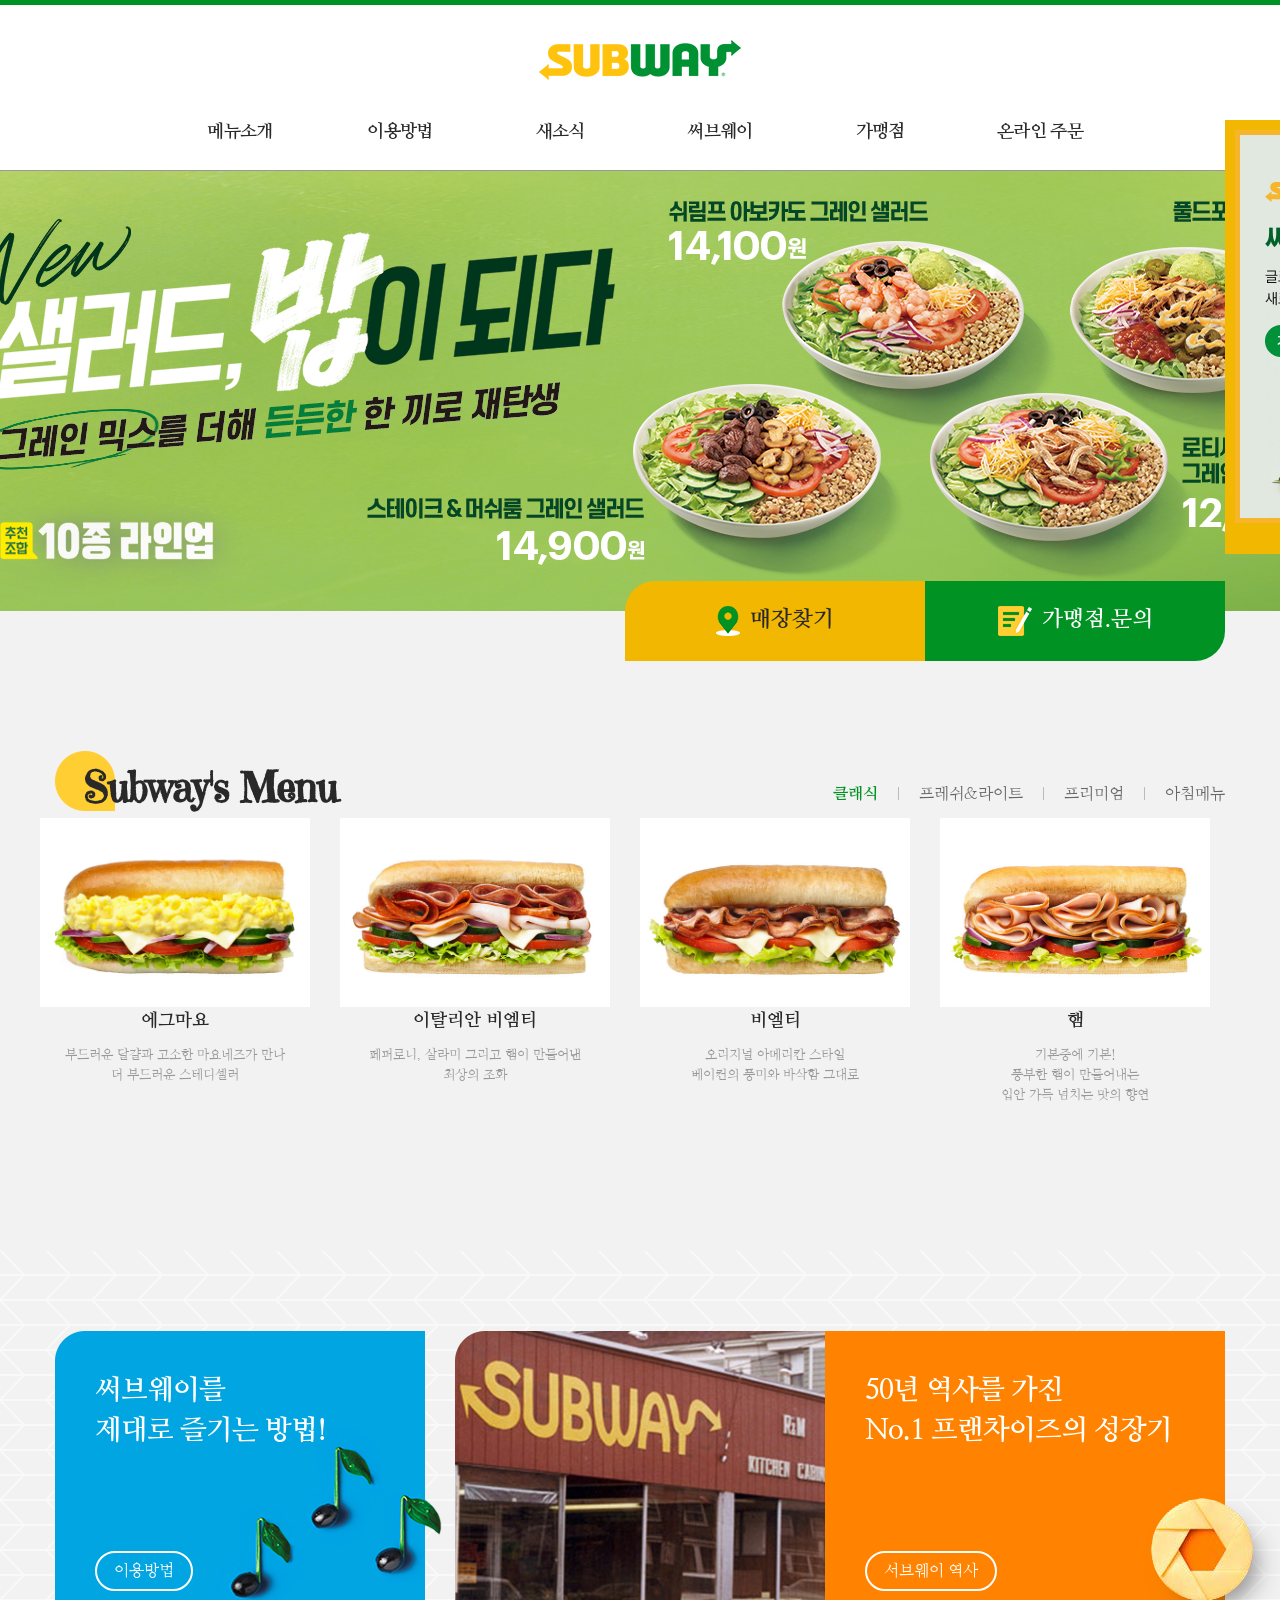
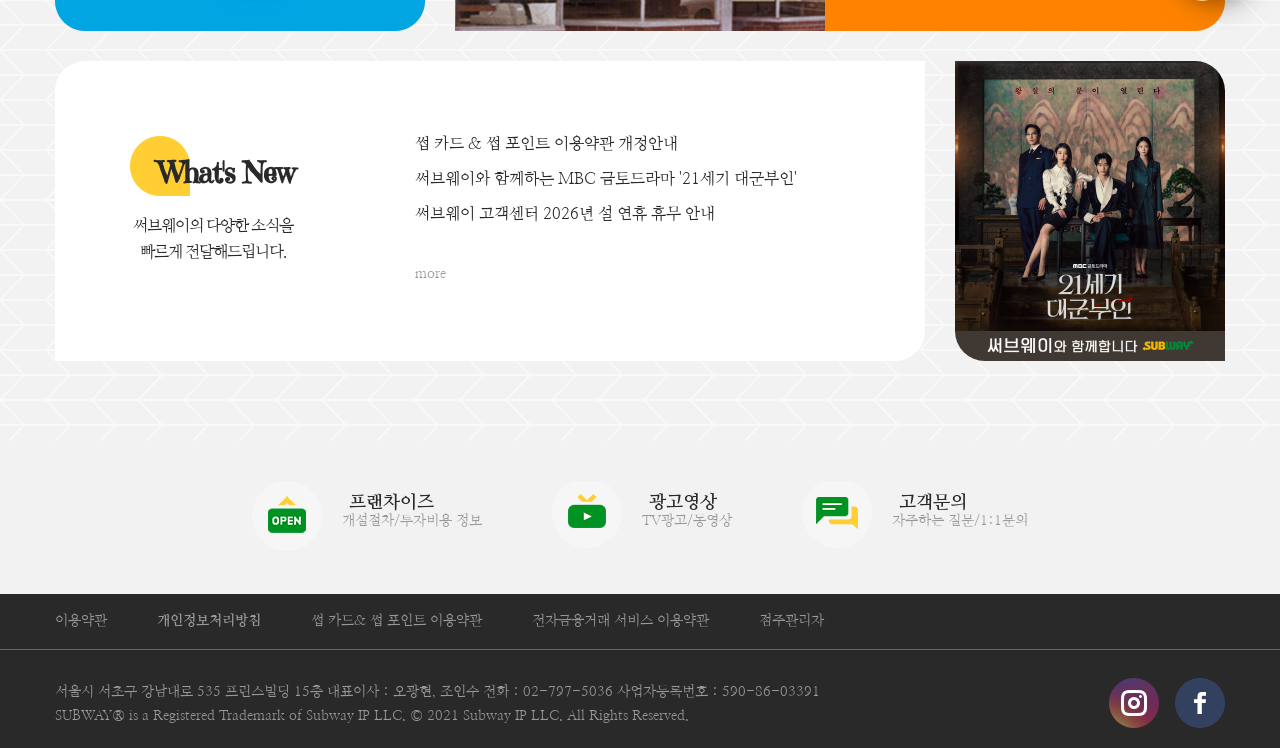
<file: index.html>
<!DOCTYPE html>
<html lang="ko">
<head>
    <meta charset="UTF-8">
    <meta name="viewport" content="width=device-width, initial-scale=1.0">
    <title>Subway</title>
    <link rel="shortcut icon" href="subway-img/favicon.png">
<link rel="stylesheet" href="./reset.css">
<link rel="stylesheet" href="./sw.css">
<link rel="stylesheet" href="./sub.css">
</head>
<body>
    <div id="wrap">
        <header>
            <div class="header_in">
                <h1 class="logo"><a href="index_subway.html">Subway</a></h1>
            <nav id="gnb">
                <ul>
                    <li><a href="#">메뉴소개</a></li>
                    <li><a href="#">이용방법</a></li>
                    <li><a href="#">새소식</a></li>
                    <li><a href="#">써브웨이</a></li>
                    <li><a href="#">가맹점</a></li>
                    <li><a href="#">온라인 주문</a></li>
                </ul>
            </nav>
            </div>
            <div class="sub_menu">
                <div class="sub_in">
                    <ul>
                        <li>
                            <ul class="depth2">
                                <li><a href="#">샌드위치</a></li>
                                <li><a href="#">그레인 샐러드</a></li>
                                <li><a href="#">샐러드</a></li>
                                <li><a href="#">랩ㆍ기타</a></li>
                                <li><a href="subsubway.html">아침메뉴</a></li>
                                <li><a href="#">스마일 썹</a></li>
                                <li><a href="#">단체메뉴</a></li>
                            </ul>
                        <li>
                            <ul class="depth2">
                                <li><a href="#">써브웨이 이용방법</a></li>
                                <li><a href="#">단체메뉴 이용방법</a></li>
                                <li><a href="#">신선한 재료 소개</a></li>
                                <li><a href="#">써브웨이 멤버십</a></li>
                            </ul>
                        </li>
                        <li>
                            <ul class="depth2">
                                <li><a href="#">이벤트ㆍ프로모션</a></li>
                                <li><a href="#">뉴스ㆍ공지사항</a></li>
                                <li><a href="#">광고영상</a></li>
                            </ul>
                        </li>
                        <li>
                            <ul class="depth2">
                                <li><a href="#">써브웨이 역사</a></li>
                                <li><a href="#">써브웨이 약속</a></li>
                                <li><a href="#">매장찾기</a></li>
                            </ul>
                        </li>
                        <li>
                            <ul class="depth2">
                                <li><a href="#">써브웨이 프랜차이즈</a></li>
                                <li><a href="#">가맹관련 FAQ</a></li>
                                <li><a href="#">가맹신청ㆍ문의</a></li>
                            </ul>
                        </li>
                        <li>
                            <ul class="depth2">
                                <li><a href="#">APP 주문</a></li>
                                <li><a href="#">단체주문</a></li>
                            </ul>
                        </li>
                    </ul>
                </div>
            </div>
        </header>
        
        <div id="container">
            <section class="main_visual">
                <div class="main_visua_inner">
                    <div class="main_visua_imgs">
                        <img src="subway-img/main01.jpg" alt="">
                    </div>
                </div> <!-- main_visua_inner -->
                
                <div class="quicl_link">
                    <div class="quicl_link_wrap">
                        <div class="store">
                            <a href="#"><span>매장찾기</span></a>
                        </div>
                        <div class="fran">
                            <a href="#"><span>가맹점.문의</span></a>
                        </div>
                    </div>
                </div>
            </section>
            <section class="menu">
                <div class="hd">
                    <h2>Subway's Menu</h2>
                    <div class="tab">
                        <ul>
                            <li class="active"><a href="#">클래식</a></li>
                            <li><a href="#">프레쉬&라이트</a></li>
                            <li><a href="#">프리미엄</a></li>
                            <li><a href="#">아침메뉴</a></li>
                        </ul>
                    </div>
                </div>
                <div class="menuWrap">
                    <div class="classic">
                        <ul>
                            <li><a href="#"><div>
                                <figure><img src="./subway-img/sandwich1_01.jpg" alt="샌드위치 이미지"></figure>
                                <strong>에그마요</strong>
                                <p>부드러운 달걀과 고소한 마요네즈가 만나 <br> 더 부드러운 스테디셀러</p>
                            </div></a></li>
                            <li><a href="#"><div>
                                <figure><img src="./subway-img/sandwich1_02.jpg" alt="샌드위치 이미지"></figure>
                                <strong>이탈리안 비엠티</strong>
                                <p>페퍼로니, 살라미 그리고 햄이 만들어낸 <br>최상의 조화</p>
                            </div></a></li>
                             <li><a href="#"><div>
                                <figure><img src="./subway-img/sandwich1_03.jpg" alt="샌드위치 이미지"></figure>
                                <strong>비엘티</strong>
                                <p>오리지널 아메리칸 스타일 <br> 베이컨의 풍미와 바삭함 그대로</p>
                            </div></a></li>
                             <li><a href="#"><div>
                                <figure><img src="./subway-img/sandwich1_04.jpg" alt="샌드위치 이미지"></figure>
                                <strong>햄</strong>
                                <p>기본중에 기본! <br> 풍부한 햄이 만들어내는 <br> 입안 가득 넘치는 맛의 향연</p>
                            </div></a></li>
                        </ul>
                    </div>
                </div>
            </section>

            <section class="subway">
                <div class="subway_inner">
                    <div class="utill">
                        <p>써브웨이를 <br> 제대로 즐기는 방법!</p>
                        <a href="#" class="btn">이용방법</a>
                    </div>
                    <div class="history">
                        <p>50년 역사를 가진<br>No.1 프랜차이즈의 성장기</p>
                        <a href="#" class="btn">서브웨이 역사</a>
                    </div>
                    <div class="whats_new">
                        <div class="whats_new_in">
                            <div class="hp">
                                <h2>What's New</h2>
                                <p>써브웨이의 다양한 소식을 <br>빠르게 전달해드립니다.</p>
                            </div>
                            <div>
                                <ul>
                                    <li><a href="#">썹 카드 & 썹 포인트 이용약관 개정안내</a></li>
                                    <li><a href="#">써브웨이와 함께하는 MBC 금토드라마 '21세기 대군부인'</a></li>
                                    <li><a href="#">써브웨이 고객센터 2026년 설 연휴 휴무 안내</a></li>
                                </ul>
                                <a class="more" href="#">more</a>
                            </div>
                        </div>
                    </div>
                    <div class="banner">
                        <figure><img src="./subway-img/banner.png" alt=""></figure>
                    </div>
                </div>
            </section>
            <section class="quicl_menu">
                <ul>
                    <li><a href="#"><div class="icon"></div>
                        <strong>프랜차이즈</strong>
                        <span>개설절차/투자비용 정보</span></a>
                    </li>
                    <li><a href="#"><div class="icon"></div>
                        <strong>광고영상</strong>
                        <span>TV광고/동영상</span></a>
                    </li>
                    <li><a href="#"><div class="icon"></div>
                        <strong>고객문의</strong> 
                        <span>자주하는 질문/1:1문의</span></a>
                    </li>
                </ul>

        </div> <!-- container end -->
        <footer>
            <div class="footer_in">
                <div class="footer_menu">
                    <a href="#">이용약관</a>
                    <a href="#"><strong>개인정보처리방침</strong></a>
                    <a href="#">썹 카드& 썹 포인트 이용약관</a>
                    <a href="#">전자금융거래 서비스 이용약관</a>
                    <a href="#">점주관리자</a>
                </div> 
                <address>서울시 서초구 강남대로 535 프린스빌딩 15층 대표이사 : 오광현, 조인수 전화 : 02-797-5036 사업자등록번호 : 590-86-03391 <br>
SUBWAY&reg; is a Registered Trademark of Subway IP LLC. &copy; 2021 Subway IP LLC. All Rights Reserved.</address>
            <div class="sns">
                <a href="#" class="insta">instagram</a>
                <a href="#" class="fb">facebook</a>
            </div></div>
        </footer>
    </div>
    <input type="checkbox" id="popInput">
    <div id="popup">
        <div class="popup_in">
            <img src="./subway-img/pop.jpg" alt="팝업창">
            <p><label for="popInput">닫기</label></p>
        </div>
    </div>
</body>
</html>
</file>
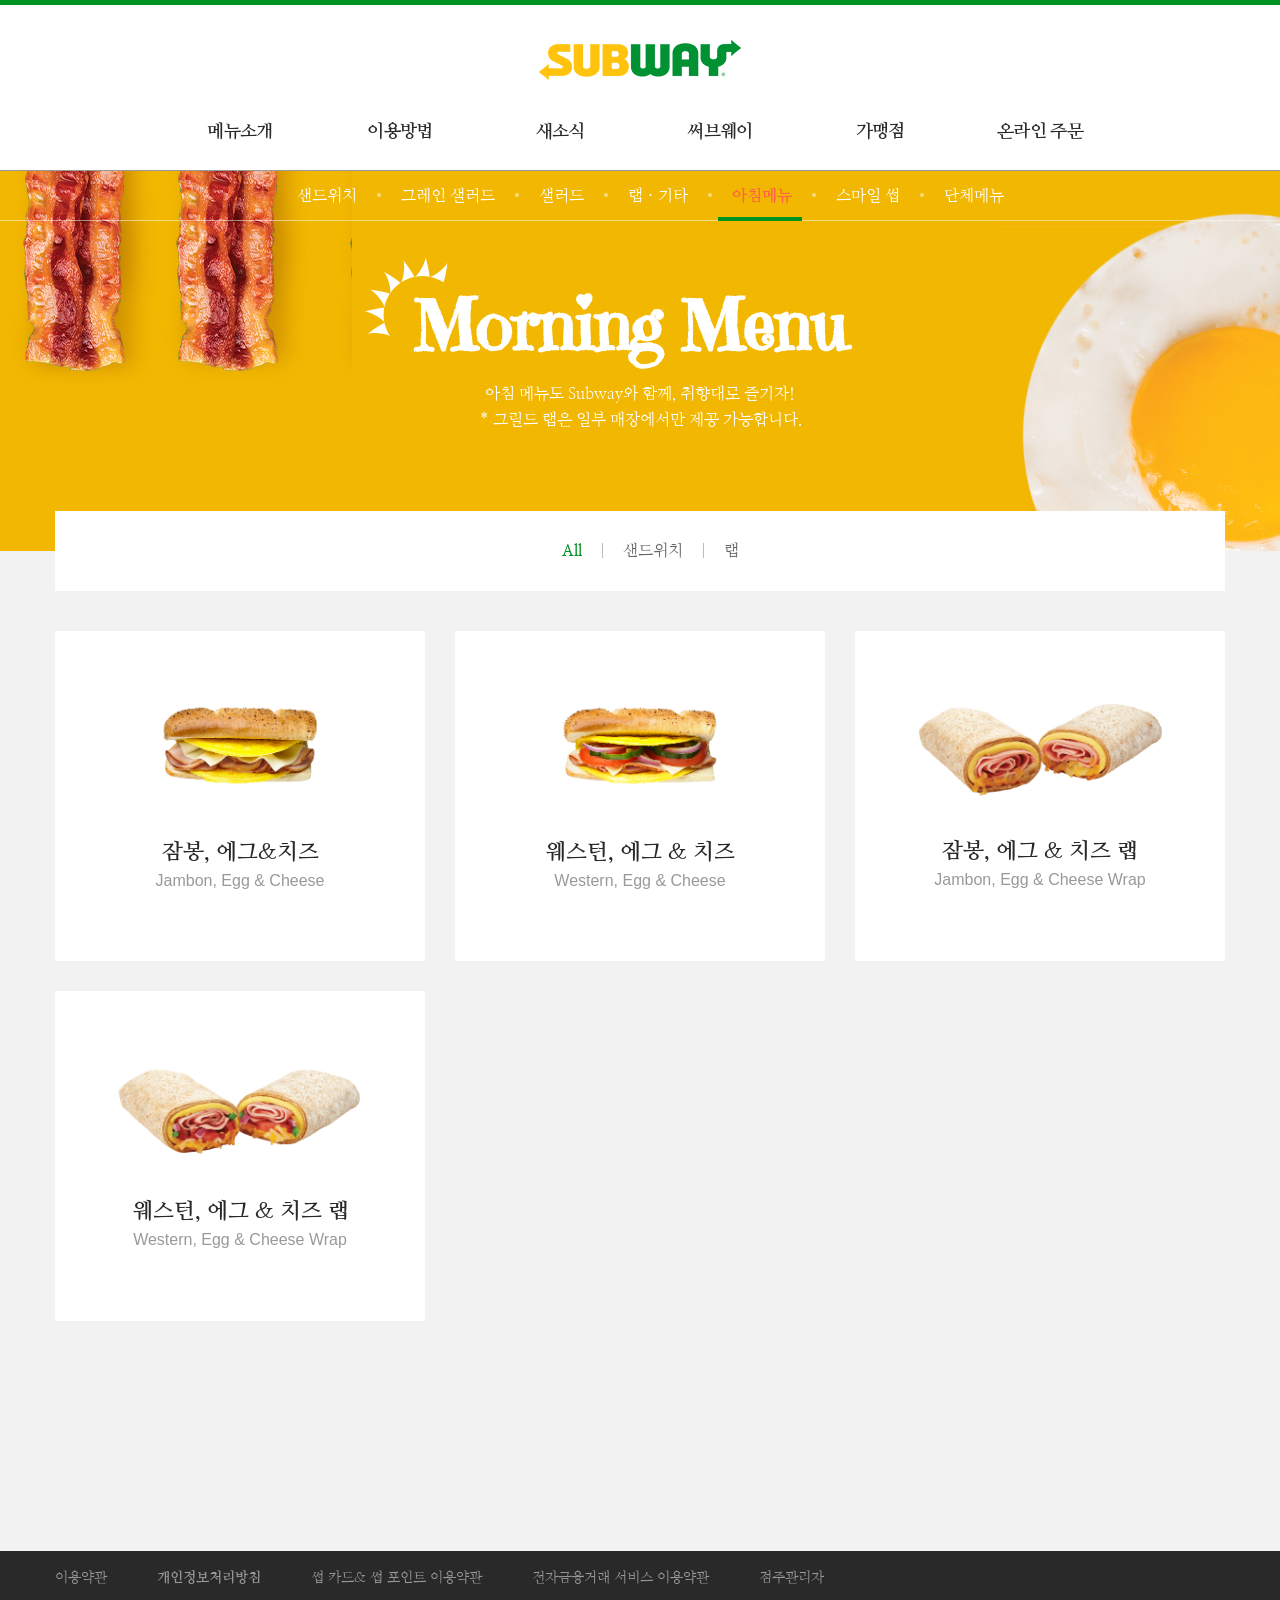
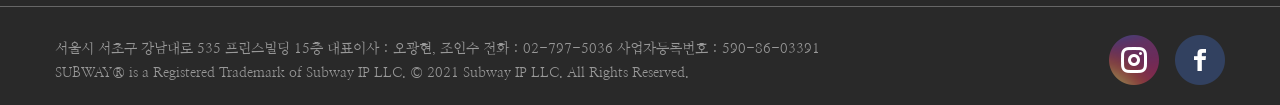
<file: subsubway.html>
<!DOCTYPE html>
<html lang="ko">
<head>
    <meta charset="UTF-8">
    <meta name="viewport" content="width=device-width, initial-scale=1.0">
    <title>서브웨이_아침메뉴</title>
    <link rel="shortcut icon" href="subway-img/favicon.png">
<link rel="stylesheet" href="./reset.css">
<link rel="stylesheet" href="./sw.css">
<link rel="stylesheet" href="./sub.css">
</head>
<body>
    <div id="wrap">
        <header>
            <div class="header_in">
                <h1 class="logo"><a href="index_subway.html">Subway</a></h1>
            <nav id="gnb">
                <ul>
                    <li><a href="#">메뉴소개</a></li>
                    <li><a href="#">이용방법</a></li>
                    <li><a href="#">새소식</a></li>
                    <li><a href="#">써브웨이</a></li>
                    <li><a href="#">가맹점</a></li>
                    <li><a href="#">온라인 주문</a></li>
                </ul>
            </nav>
            </div>
            <div class="sub_menu">
                <div class="sub_in">
                    <ul>
                        <li>
                            <ul class="depth2">
                                <li><a href="#">샌드위치</a></li>
                                <li><a href="#">그레인 샐러드</a></li>
                                <li><a href="3">샐러드</a></li>
                                <li><a href="#">랩ㆍ기타</a></li>
                                <li><a href="#">아침메뉴</a></li>
                                <li><a href="#">스마일 썹</a></li>
                                <li><a href="#">단체메뉴</a></li>
                            </ul>
                        <li>
                            <ul class="depth2">
                                <li><a href="#">써브웨이 이용방법</a></li>
                                <li><a href="#">단체메뉴 이용방법</a></li>
                                <li><a href="#">신선한 재료 소개</a></li>
                                <li><a href="#">써브웨이 멤버십</a></li>
                            </ul>
                        </li>
                        <li>
                            <ul class="depth2">
                                <li><a href="#">이벤트ㆍ프로모션</a></li>
                                <li><a href="#">뉴스ㆍ공지사항</a></li>
                                <li><a href="#">광고영상</a></li>
                            </ul>
                        </li>
                        <li>
                            <ul class="depth2">
                                <li><a href="#">써브웨이 역사</a></li>
                                <li><a href="#">써브웨이 약속</a></li>
                                <li><a href="#">매장찾기</a></li>
                            </ul>
                        </li>
                        <li>
                            <ul class="depth2">
                                <li><a href="#">써브웨이 프랜차이즈</a></li>
                                <li><a href="#">가맹관련 FAQ</a></li>
                                <li><a href="#">가맹신청ㆍ문의</a></li>
                            </ul>
                        </li>
                        <li>
                            <ul class="depth2">
                                <li><a href="#">APP 주문</a></li>
                                <li><a href="#">단체주문</a></li>
                            </ul>
                        </li>
                    </ul>
                </div>
            </div>
        </header>

        <div id="container">
            <section class="sub_header">
                <div class="sub_header_in">
                    <ul>
                        <li><a href="#">샌드위치</a></li>
                        <li><a href="#">그레인 샐러드</a></li>
                        <li><a href="#">샐러드</a></li>
                        <li><a href="#">랩ㆍ기타</a></li>
                        <li class="active"><a href="#">아침메뉴</a></li>
                        <li><a href="#">스마일 썹</a></li>
                        <li><a href="#">단체메뉴</a></li>
                    </ul>
                </div> <!-- sub_header 아침메뉴 -->
            </section>
            <section class="sub_visual morning">
                <h2>Morning Menu </h2>
                <p>아침 메뉴도 Subway와 함께, 취향대로 즐기자! <br> * 그릴드 랩은 일부 매장에서만 제공 가능합니다.</p>
                <div class="img1"></div>
                <div class="img2"></div>
            </section>

            <section class="product">
                <div class="pd_tap">
                    <ul>
                        <li class="active"><a href="#">All</a></li>
                        <li><a href="#">샌드위치</a></li>
                        <li><a href="#">랩</a></li>
                    </ul>
                </div>
                <div class="pd_list">
                    <ul>
                        <li><figure><img src="./subway-img/sub1.png" alt="잠봉"></figure>
                            <strong class="tit">잠봉, 에그&치즈</strong>
                            <span class="eng">Jambon, Egg & Cheese</span>
                            <p class="summary">푹신한 오믈렛과 잠봉의 가장 클래식한 조화 
                                <br>※ 아침메뉴 제공시간 : 오전 11시까지 
                                <br>※ 본 메뉴에는 야채가 포함되지 않습니다.
                            </p>
                            <a href="#" class="viewBtn"></a>
                        </li>
                        <li><figure><img src="./subway-img/sub2.png" alt="잠봉"></figure>
                            <strong class="tit">웨스턴, 에그 & 치즈</strong>
                            <span class="eng">Western, Egg & Cheese</span>
                            <p class="summary">토마토, 피망, 양파 세가지 야채가 더해져 
                                <br>더욱 신선한 하루 시작
                                <br>※ 아침메뉴 제공시간 : 오전 11시까지 
                                <br>※ 본 메뉴에는 야채가 포함되지 않습니다.
                            </p>
                            <a href="#" class="viewBtn"></a>
                        </li>
                        <li><figure><img src="./subway-img/sub3.png" alt="잠봉"></figure>
                            <strong class="tit">잠봉, 에그 & 치즈 랩</strong>
                            <span class="eng">Jambon, Egg & Cheese Wrap</span>
                            <p class="summary">이제 랩으로 즐기세요! 
                                <br>푹신한 오믈렛과 잠봉의 가장 클래식한 조화
                                <br>※아침메뉴 제공시간 : 오전 11시까지
                            </p>
                            <a href="#" class="viewBtn"></a>
                        </li>
                        <li><figure><img src="./subway-img/sub4.png" alt="잠봉"></figure>
                            <strong class="tit">웨스턴, 에그 & 치즈 랩</strong>
                            <span class="eng">Western, Egg & Cheese Wrap</span>
                            <p class="summary">이제 랩으로 즐기세요!
                                <br>토마토, 피망, 양파 세가지 야채가 더해져 
                                <br>더욱 신선한 하루 시작 
                                <br>※아침메뉴 제공시간 : 오전 11시까지
                            </p>
                            <a href="#" class="viewBtn"></a>
                        </li>
                    </ul>
                </div>
            </section>

            <section class="quicl_menu"></section>
        </div> <!-- container end -->





        <footer>
            <div class="footer_in">
                <div class="footer_menu">
                    <a href="#">이용약관</a>
                    <a href="#"><strong>개인정보처리방침</strong></a>
                    <a href="#">썹 카드& 썹 포인트 이용약관</a>
                    <a href="#">전자금융거래 서비스 이용약관</a>
                    <a href="#">점주관리자</a>
                </div> 
                <address>서울시 서초구 강남대로 535 프린스빌딩 15층 대표이사 : 오광현, 조인수 전화 : 02-797-5036 사업자등록번호 : 590-86-03391 
                    <br>SUBWAY&reg; is a Registered Trademark of Subway IP LLC. 
                    &copy; 2021 Subway IP LLC. All Rights Reserved.
                </address>
            <div class="sns">
                <a href="#" class="insta">instagram</a>
                <a href="#" class="fb">facebook</a>
            </div></div>
        </footer>

</body>
</html>
</file>
<file: sw.css>
@charset "UTF-8";
@import url('https://fonts.googleapis.com/css2?family=Nanum+Myeongjo&display=swap');
@import url('https://fonts.googleapis.com/css2?family=Emilys+Candy&display=swap');
/* root 색깔지정 var() 로 선택할수있음  */
:root {  
--green : #009223 ;
--yellow : #FFCE32 ; 
--gray1: #999999;
--gray2: #666666 ;
--gray3: #292929 ;
}

body{ font-family:  "Nanum Myeongjo", serif; color: var(--gray3); }
h1{ font-family: "Emilys Candy", serif; color: var(--green);
}
ul:after{ display: block; content:" ";  clear: both;}
 #wrap { min-width: 1280px;  } /*1280px으로 고정되어 보다 작아지지않음  */

/* -header- */
header{ 
    border-top: 5px solid var(--green);
    border-bottom: 1px solid var(--gray1);
}
.header_in { 
    position: relative; 
    width: 1170px; height: 165px; margin: auto; }
.logo{ position: absolute; left: calc(50% - 101px); top: 35px;}
.logo a{background: url('./subway-img/logo_w.png') no-repeat;
display: block;
width: 202px; height: 40px; 
text-indent: -9999px;
}
#gnb{ position: absolute; bottom: 0; width: 100%; left: 0;
    text-align: center; }
#gnb > ul{ display: inline-block;}
#gnb > ul > li{ float: left ;width: 160px;}
#gnb > ul > li > a{ display: block; font-size: 18px; font-weight: 700; letter-spacing: -0.7px;
line-height: 70px;
}
#gnb > ul > li > a:hover{ color: var(--green);}

/* - sub maun- */
.sub_menu { text-align: center; background: #fff;
position: absolute; width: 100%; z-index: 200;
padding: 25px 0; margin-top: 1px;
}
.sub_in { }
.sub_in> ul { display: inline-block;}
.sub_in > ul > li { float: left; width: 160px; padding-top: 15px;}

.depth2
.depth2 li {}
.depth2 li a { display: block; color: var(--gray2); 
padding: 8px 0; font-size: 15px; }
.depth2  li a:hover {  color: var(--green); text-decoration: underline;}

/*  자바스크립트 적용 전 임시 */
.sub_menu { visibility:hidden; opacity: 0; transition: 0.5s;}
.header_in:hover + .sub_menu, .sub_menu:hover { visibility: visible;  opacity: 1;}

/* .sub_menu { visibility: hidden; height: 0; transition: 0.5s; overflow: hidden;}
.header_in:hover + .sub_menu, .sub_menu:hover{ visibility: visible; height: 250px;} */

.store span:before, .fran span:before{  display: inline-block; content: ""; vertical-align: middle;
width: 34px; height: 30px;} 
.store span:before{ background: url(subway-img/icon_map.png)no-repeat;}
.fran span:before{ background: url(subway-img/icon_franchise.png)no-repeat; padding-right: 10px;} 



/* -container- */
#container
.main_visual 
.main_visua_inner { 
position: relative; overflow: hidden;
width: 100%; height: 440px; background: #99C451;
}
.main_visua_imgs { 
position: absolute; left: 50%; margin-left: -960px; 
}
.main_visua_imgs img{}

/* -container quicl_link- */

.quicl_link{ position: relative; top: -30px; width: 1170px; margin: auto; height: 80px; }  
.quicl_link_wrap{ display: table; 
float: right; height: 80px; width: 600px; }
.quicl_link_wrap > div {  display: table-cell; width: 50%; text-align: center; 
vertical-align: middle;
}
.quicl_link_wrap > div > a {font-size: 22px ; font-weight: 700;}
.store { background: var(--yellow); border-radius: 30px 0 0; }
.fran{  background: var(--green);   border-radius: 0 0 30px 0 ; }

.fran a{ color: #fff;} 



/* -container menu- */
h2{  background: url(./subway-img/bul_tit.png) no-repeat ;
    line-height: 60px; padding: 7px 0 0 28px; letter-spacing: -1px;
    font-family: "Emilys Candy", serif; font-weight: 700; 

}
.menu{ 
padding-top: 60px; height: 560px;}
.menu .hd{
position: relative; width: 1170px; margin: auto; }
.menu .hd h2{ font-size: 42px; }
.menu .hd .tab{ 
position: absolute; right: 0; top: 35px;
}
.tab ul{ overflow: hidden; }
.tab li{ float: left;  margin-left: 40px;}
.tab a{ color: var(--gray2); }

.tab li:before{ display: inline-block; content: "";
width: 1px; height: 13px; background: #bbb;
transform: translate(-20px, 1px );
}
.tab li:first-child:before{ display: none;}

li.active a { color: var(--green); font-weight: 600; }
              /*, a:hover 뻼 */

/*- classic  menu -*/
.menuWrap{ width: 1200px; margin: auto; }
.menuWrap ul{ display: flex; gap: 30px;  }
.menuWrap li{position: relative;
flex: 1; text-align: center;}
.menuWrap li img { width: 100%;  }
.menuWrap li strong {display: block; margin: 5px 0 16px; font-size: 18px;  }
.menuWrap li p { font-size: 13px; color: var(--gray1); line-height: 20px;}

.menuWrap li:after{display: none; position: absolute ; content: ""; 
width: 98px; height: 98px; top: 158px; left: 140px; 
background: url(./subway-img/btn_more.png);

}
.menuWrap li:hover{ flex: 1.5; }
.menuWrap li:hover strong { font-size: 25px; }
.menuWrap li:hover p { display: none; }
.menuWrap li:hover:after { display: block; }

/*- container subway_whats_new -*/
.subway{  padding: 80px 0; background: url(./subway-img/bg_content.gif); }
.subway_inner{ display: grid; row-gap: 30px; 
grid-template-rows: 300px 300px; 
grid-template-columns: 400px auto 325px;
width: 1280px; margin: auto;  padding: 0 0 0 55px; }

.subway p { position: absolute;
font-size: 28px; font-weight: 600; color: #fff; line-height: 40px; 
letter-spacing: -1px; top: 40px; }
.subway .btn {position: absolute; 
border: 2px solid #fff; color: #fff ; border-radius: 999px;
padding: 10px 17px ; bottom: 40px; }
.utill{position: relative; background:  url(./subway-img/bg_utilization.png); }
.utill p {  left: 40px; }
.utill .btn { left: 40px;  }

.history{position: relative; grid-column: 2 span;
background: url(./subway-img/img_subway_history.png) no-repeat; }
.history p { left: 410px; }
.history .btn { left: 410px; }

.whats_new{ grid-column: 2 span; padding-right: 30px; }
.whats_new_in {display: flex; background: #FFFFFF; 
border-radius: 30px 0 30px 0 ; height: 300px; padding: 75px 0 60px; }

.whats_new_in div {  }
.whats_new_in > div:last-child { margin-left: 120px; }
.whats_new .hp { margin-left: 75px; }
.whats_new h2 { font-size: 30px;  }
.whats_new p {  position: static ; margin-top: 10px; 
font-size: 16px; font-weight: 400; color: var(--gray3);
line-height: 26px; text-align: center; }

.whats_new li { height: 35px;}
.whats_new li a{ position: relative;  }
.whats_new li a:after{ position: absolute; content: ""; width: 0; height: 2px;
bottom: -3px; left: 0; 
background: var(--green); }
.whats_new li a:hover{ color: var(--green);}
.whats_new li a:hover:after{width: 100%; transition: 0.3s;}

.more {display: inline-block; margin-top: 26px; font-size: 14px; color: #999999;}

.banner {  }
.banner figure {display: inline-block; border-radius: 0 30px 0 30px  ; overflow: hidden;}


/* - container  quicl_menu _ icon - */

.quicl_menu { padding: 40px 0; text-align: center; }
.quicl_menu ul { display: inline-block; overflow: hidden;}
.quicl_menu  li { float: left; }
.quicl_menu  li + li { margin-left: 70px;}
.quicl_menu  a{position: relative; display: block; 
height: 70px; padding-left: 90px; text-align: left; }

.quicl_menu  li .icon { position: absolute; left: 0;
width: 70px; height: 70px; 
background: url(./subway-img/icon_quickmenu.png);}

.quicl_menu  li:nth-child(1) .icon { background-position: 0 0;}
.quicl_menu  li:nth-child(2) .icon { background-position: -140px 0;}
.quicl_menu  li:nth-child(3) .icon { background-position: -210px 0;}

.quicl_menu strong { display: block; font-size: 18px; font-weight: 700; padding: 13px 0 0 7px; }
.quicl_menu span { font-size: 14px; color: var(--gray1);}


/* - footer menu - */

footer{ position: relative; padding: 20px 0;
background: var(--gray3) ; color:  var(--gray1);  
}
.footer_in { width: 1170px; margin: auto;}
.footer_menu { display: flex; gap: 30px; font-size: 13px;
    margin-bottom: 25px; line-height: 120%; letter-spacing: -0.01px;}

.footer_menu:after {  position: absolute; content: ""; top: 55px; left: 0;
width: 100%; height: 1px; 
background: var(--gray2);
}

.footer_menu a { font-size: 14px; margin-right: 20px;  }
.footer_menu a strong {font-weight: 700; color: var(--gray1);  }

footer address{ font-size: 14px; font-style: normal; margin-top: 50px; line-height: 24px; }

.sns { float: right; margin-top: -50px;}
.sns a{ display: inline-block; width: 50px; height: 50px; margin-left: 12px; text-indent: -9999px;}
.sns a.insta { background: url(./subway-img/icon_sns_instar.png); }
.sns a.fb{  background: url(./subway-img/icon_sns_facebook.png); }
.sns a:hover{ background-position: -50px 0; }

/* - popup - */
#popup{ 
position: fixed; top: 120px; left: 50%; z-index: 999;
transform: translateX(585px);
}
#popInput{ display: none;}
.popup_in{ padding: 10px; background: var(--yellow); }
#popup p { text-align: right; padding: 5px 5px 0 0 ;}
#popInput:checked + #popup{ display: none;}
</file>
<file: sub.css>
@charset "UTF-8";
:root {  
--green : #009223 ;
--yellow : #F2B701 ; 
--gray1: #999999;
--gray2: #666666 ;
--gray3: #292929 ;
}

#container{ background: #f2f2f2;}


/*  -     sub_header     -   */

.sub_header { position: absolute; z-index: 20; width: 100%; height: 50px;
border-bottom: 1px solid rgba(255,255,255, 0.5);
}
.sub_header_in { width: 1170px; margin: auto; text-align: center; }

.sub_header ul { display: inline-block;  }
.sub_header li { float: left; margin-left: 20px;  }
.sub_header a { line-height: 50px; color: #fff;  }

.sub_header li + li:before { display: inline-block; content: ""; position: relative; top: -4px; 
width: 4px; height: 4px; margin-right: 20px; font-weight: 300;
background: rgba(255, 255,255, 0.5); border-radius: 50%; 
}
/*  li + 적용하면 첫번째를 제외한 나머지를 적용한다는 말 */

.sub_header li.active a { color: tomato;  }
.sub_header li.active a:after {display:block; content: "" ; position: relative; left:10px; bottom: 4px;
width: 100%; height: 4px; 
background: var(--green); }


/*  -     sub_ visual     -   */
.sub_visual{ position: relative ; text-align: center; color: #fff;
    overflow: hidden; width: 100%; height: 380px; }

.sub_visual h2{ background: none; font-size: 70px; padding-top: 120px ; margin-left: -50px;
line-height: 1; animation: toUp 600ms ease-out;
}
.sub_visual p { padding-top: 20px; line-height: 26px; 
animation: toUp 600ms 300ms ease-out forwards;
}
.morning{ background: var(--yellow) url(./subway-img/bg_visual_morning.png) 50%;}
.product {}
.morning .img1 { position: absolute; left: 50%; top: 0; margin-left: 360px;
    width: 508px; height: 549px; 
    animation: toDown 1s ease-out ;
    background: url(./subway-img/img_visual_morning01.jpg); }
.morning .img2 { position: absolute;  left: 50%; top: 0; margin-left: -660px;
    width: 372px; height: 215px; 
    animation: toLeft 0.5s ease-in-out ;
    background: url(./subway-img/img_visual_morning02.jpg); }

@keyframes toUp {
    0%{ transform: translateY(200px); opacity: 0;}
    100%{ transform: translateY(0); opacity: 1;}
}
@keyframes toDown {
    0%{ transform: translateY(-500px); opacity: 0}
    100%{ transform: translateY(0); opacity: 1;}
}
@keyframes toLeft {
    0%{ transform: translateX(100px); opacity: 0}
    100%{ transform: translateX(0); opacity: 1;}
}

/*  -     sub_ tap과 list     -   */

.product {width: 1170px; margin: auto; padding-bottom: 150px;}
.pd_tap { height: 80px; position: relative; top: -40px;
    text-align: center; 
    background: #fff;  }
    .pd_tap ul { display: inline-block; }
    .pd_tap li { float: left; margin-left: 20px; }
    .pd_tap a { display: inline-block; line-height: 80px; font-weight: 500; color: var(--gray2);}
        .pd_tap li + li:before{ position: relative; top: 2px; display: inline-block; content: " " ; 
        width: 1px; height: 15px; margin-right: 20px;
        background: #bbb; }

    .pd_list {  }
    .pd_list ul {  margin: -30px 0 0 -30px;   }
    .pd_list li { position: relative; cursor: pointer;
        background: #FFFFFF; text-align: center;
        float: left; width: 370px; height: 330px; margin: 30px 0 0 30px; }

    .pd_list figure { width: 270px; margin: 20px auto 0; }
    .pd_list figure img { width: 100%; }

        .pd_list .tit { position: relative; display: block ; z-index: 5; top: 0;
        font-size: 22px; font-weight: 700; margin-bottom: 10px;  }
        .pd_list .eng { position: relative; z-index: 5; top: 0;
        font-family: 'Ubuntu', sans-serif; color: var(--gray1); }
        .pd_list .summary { position: absolute; z-index: 5; top: 200px; left: 15px; font-size: 15px;
        width: 340px; line-height: 1.4; opacity: 0; }
        .pd_list .viewBtn {  position: absolute; content: ""; z-index: 5;
        width: 100% ; height: 100%; top: 0; left: 0;
        background: url(./subway-img/btn_more.png) no-repeat 145px bottom;
        transform: scale(0); opacity: 0;
 }


/* 마우스 클릭 */
.pd_list li:hover:after { position: absolute; content: ""; top: 0; left: 0;
    width: 100%; height: 100%; background: var(--green); }
    .pd_list li:hover .tit { color: #fff; top: -150px; transition: 0.4s;}
    .pd_list li:hover .eng {  color: #fff; top: -143px; transition: 0.4s;  } 
    .pd_list li:hover .summary {  color: #17da31;  top: 130px; opacity: 1; transition: 0.4s 0.2s; } 
    .pd_list li:hover .viewBtn { transform: scale(1); opacity: 1; transition: 0.4s 0.4s; }
</file>
